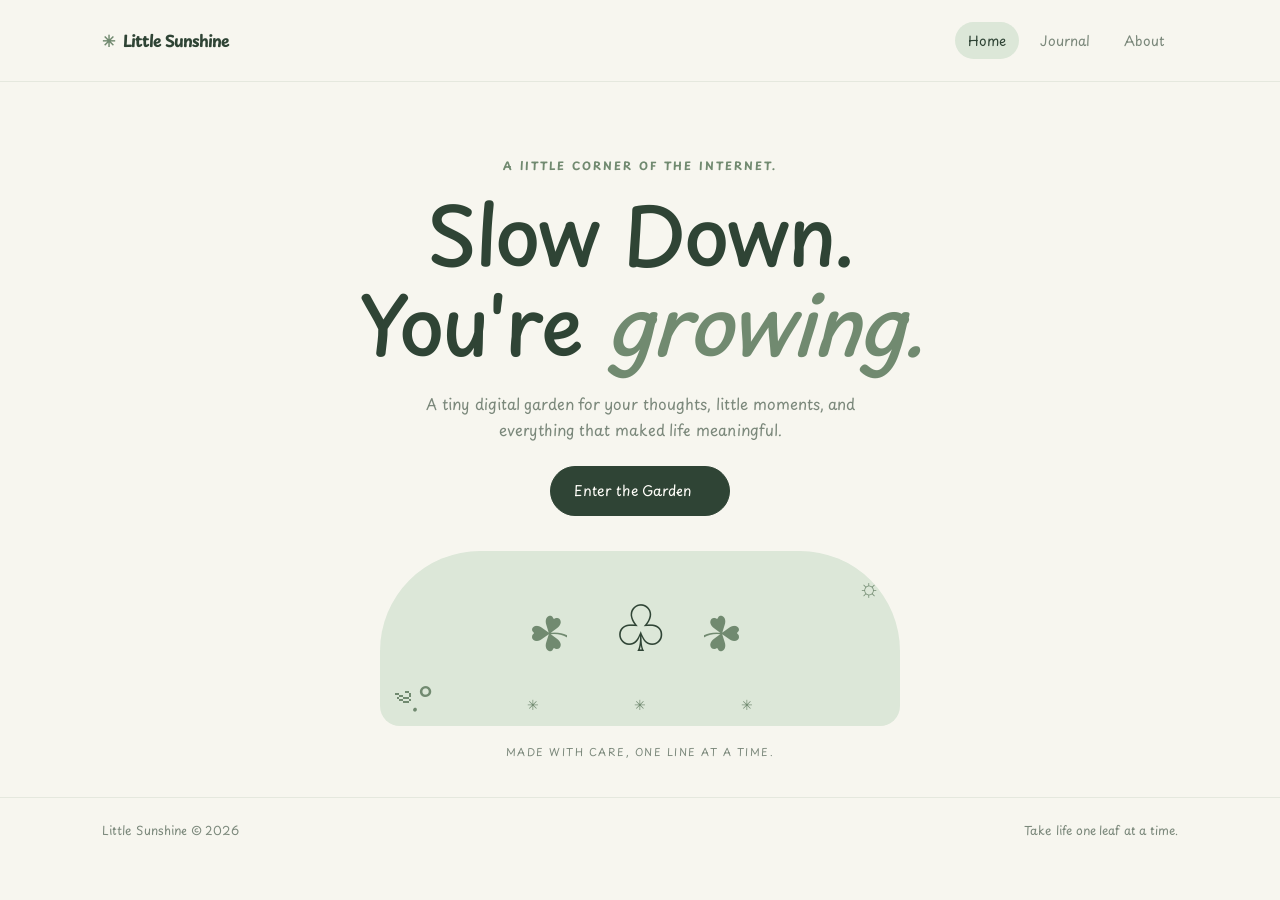
<file: index.html>
<!DOCTYPE html>
<html lang="en">
<head>
    <meta charset="UTF-8">
    <meta name="viewport" content="width=device-width, initial-scale=1.0">
    <title>Me...!!</title>
    <link rel="stylesheet" href="style.css">
    <link rel="preconnect" href="https://fonts.googleapis.com">
    <link rel="preconnect" href="https://fonts.gstatic.com" crossorigin>
    <link href="https://fonts.googleapis.com/css2?family=Playpen+Sans:wght@100..800&display=swap" rel="stylesheet">
</head>

<body>
    <header class="navbar">
        <a href="index.html" class="brand">
            <span class="brand-icon">✳</span> Little Sunshine
        </a>

        <nav>
            <a href="index.html" class="active">Home</a>
            <a href="journal.html">Journal</a>
            <a href="about.html">About</a>
        </nav>
    </header>

    <main class="hero">
        <p class="eyebrow">A lITTLE CORNER OF THE INTERNET.</p>
        <H1>Slow Down. <br> You're <em>growing.</em></H1>
        <p class="intro">
            A tiny digital garden for your thoughts, little moments, 
            and everything that maked life meaningful. 
        </p>

        <a href="journal.html" class="button">
            Enter the Garden <span></span>
        </a>

        <div class="hero-art" aria-label="Decorative botanical illustration">
            <span class="sun">☼</span>
            <span class="wind">༄.°</span>
            <div class="plants-row">
                <span class="leaf" id="leaf-one">☘︎</span>
                <span class="plant">♧</span>
                <span class="leaf" id="leaf-two">☘︎</span>
            </div>
            <div class="ground">✳ &nbsp; ✳ &nbsp; ✳</div>
        </div>

        <p class="small-note">MADE WITH CARE, ONE LINE AT A TIME.</p>
    </main>
    
    <footer>
        <span>Little Sunshine © 2026</span>
        <span>Take life one leaf at a time.</span>
    </footer>

</body>
</html>
</file>
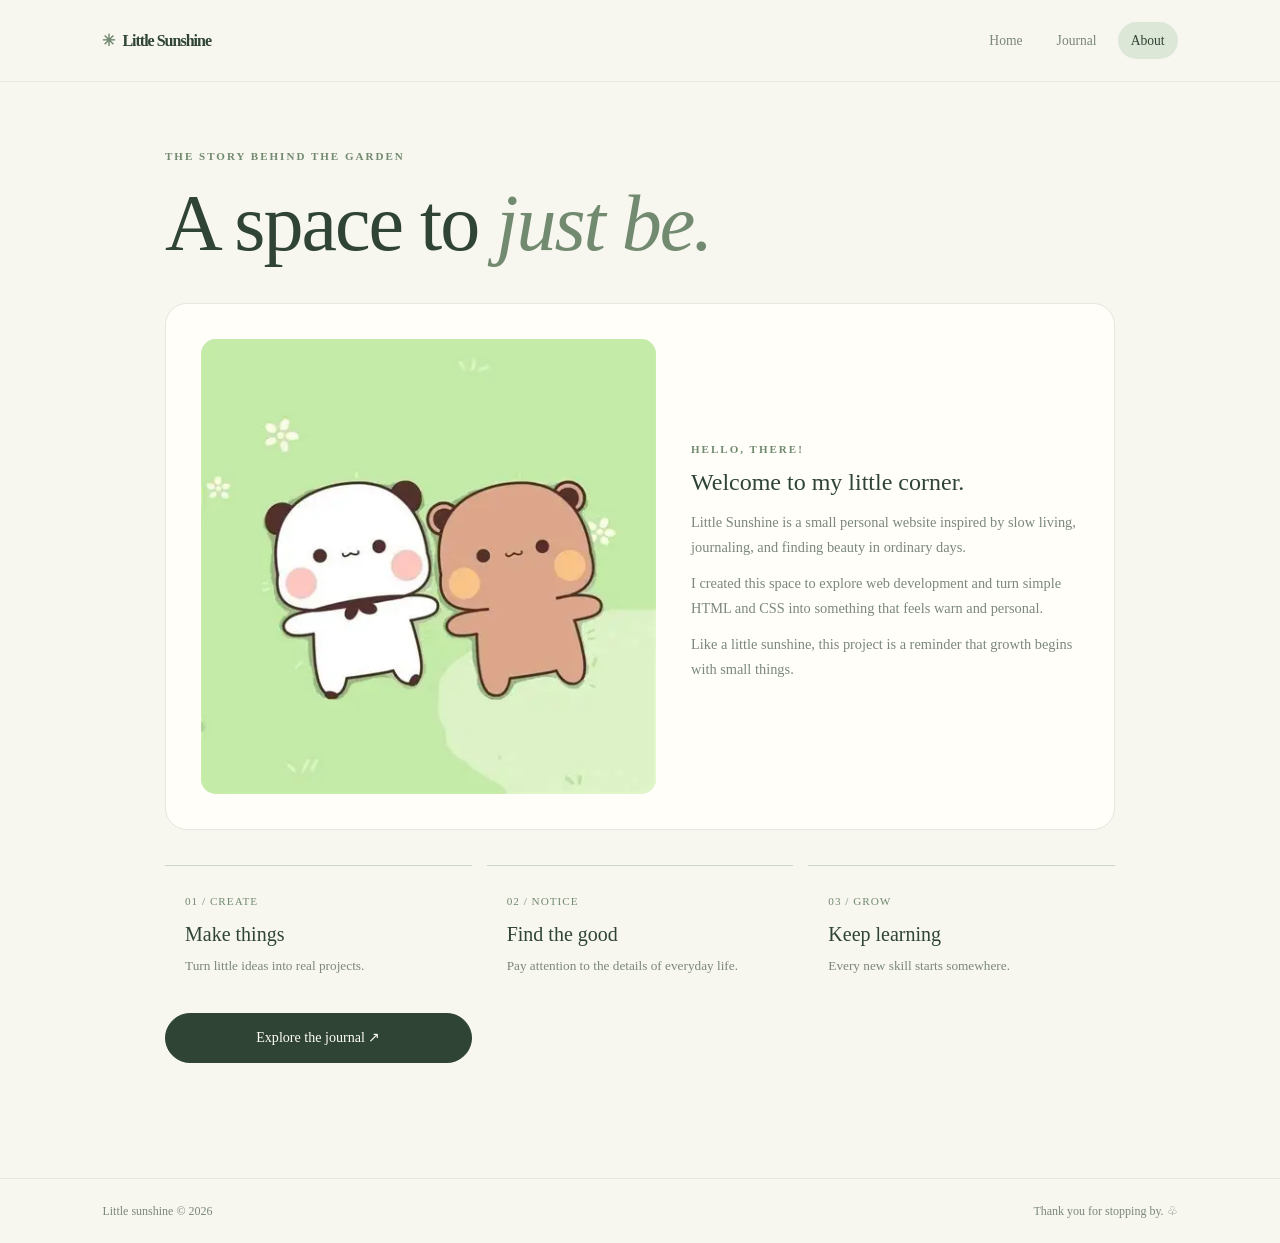
<file: about.html>
<!DOCTYPE html>
<html lang="en">
<head>
    <meta charset="UTF-8">
    <meta name="viewport" content="width=device-width, initial-scale=1.0">
    <title>Little Sunshine | About</title>
    <link rel="stylesheet" href="style.css">
</head>
<body>
    <header class="navbar">
        <a href="index.html" class="brand">
            <span class="brand-icon">✳</span> Little Sunshine
        </a>

        <nav>
            <a href="index.html">Home</a>
            <a href="journal.html">Journal</a>
            <a href="about.html" class="active">About</a>
        </nav>
    </header>

    <main class="page" id="about-page">
        <p class="eyebrow">THE STORY BEHIND THE GARDEN</p>
        <h1>A space to <em>just be.</em></h1>

        <section class="about-card">
            <div class="about-art" aria-hidden="true">
                <img src="assets/image.png" alt="about me">
            </div>

            <div>
                <p class="eyebrow">HELLO, THERE!</p>
                <h2>Welcome to my little corner.</h2>
                <p>
                    Little Sunshine is a small personal website inspired by
                    slow living, journaling, and finding beauty in ordinary days.
                </p>
                <p>
                    I created this space to explore web development and turn 
                    simple HTML and CSS into something that feels warn and personal.
                </p>
                <p>
                    Like a little sunshine, this project is a reminder that
                    growth begins with small things.
                </p>
            </div>
        </section>

        <section class="values">
            <article>
                <span>01 / CREATE</span>
                <h2>Make things</h2>
                <p>Turn little ideas into real projects.</p>
            </article>
            <article>
                <span>02 / NOTICE</span>
                <h2>Find the good</h2>
                <p>Pay attention to the details of everyday life.</p>
            </article>
            <article>
                <span>03 / GROW</span>
                <h2>Keep learning</h2>
                <p>Every new skill starts somewhere.</p>
            </article>

            <a href="journal.html" class="button">Explore the journal ↗</a>
        </section>
    </main>

    <footer>
        <span>Little sunshine © 2026</span>
        <span>Thank you for stopping by. ♧</span>
    </footer>
</body>
</html>
</file>
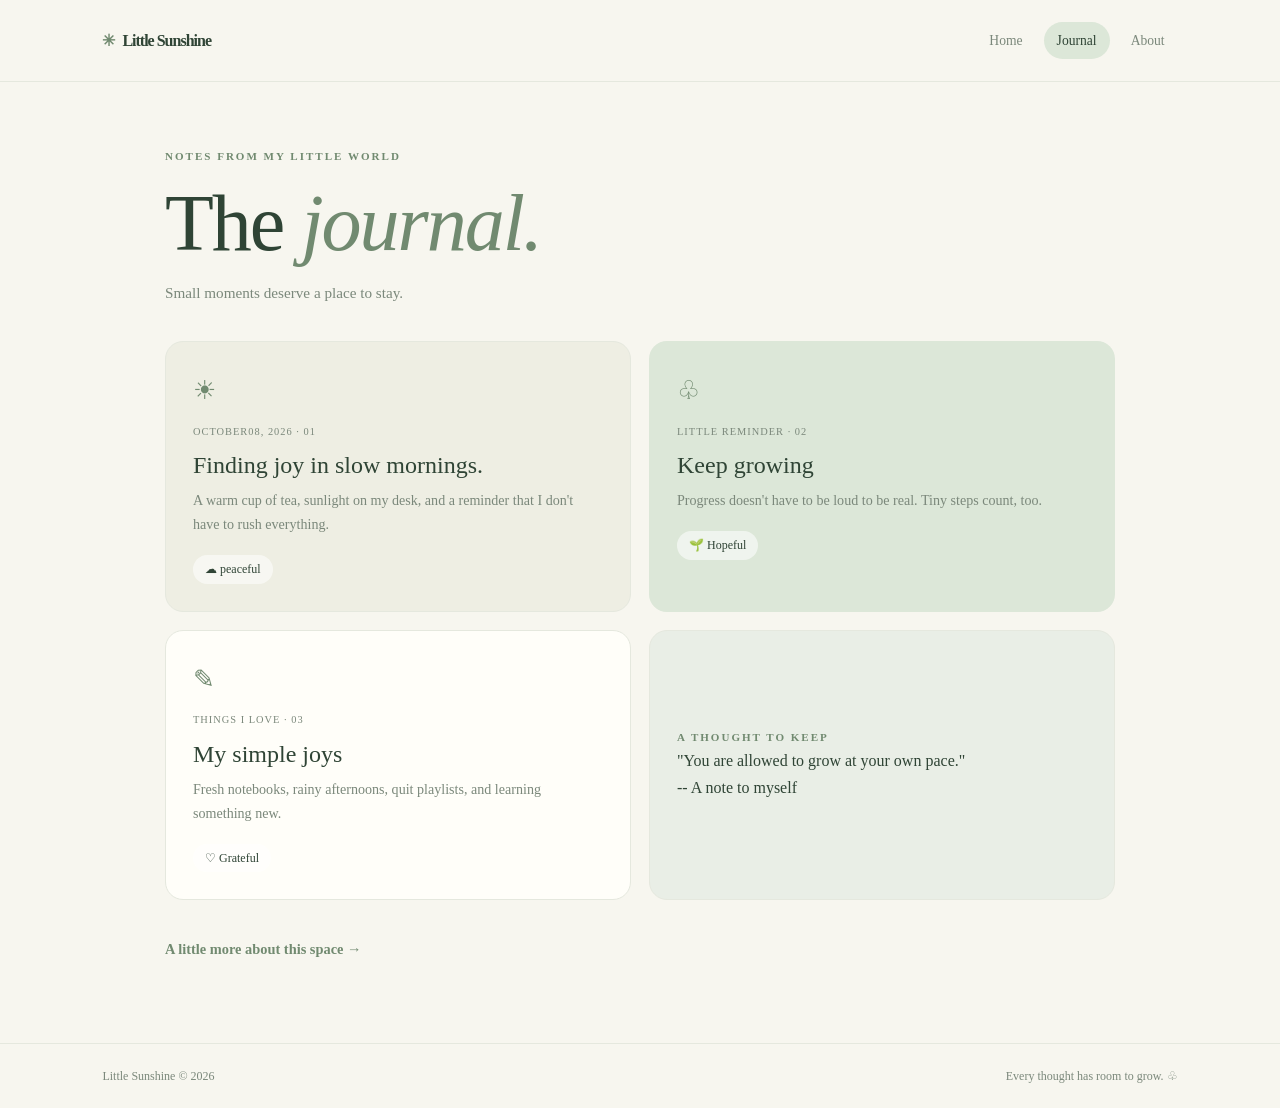
<file: journal.html>
<!DOCTYPE html>
<html lang="en">
<head>
    <meta charset="UTF-8">
    <meta name="viewport" content="width=device-width, initial-scale=1.0">
    <title>Little Sunshine | Journal</title>
    <link rel="stylesheet" href="style.css">
</head>
<body>
    <header class="navbar">
        <a href="index.html" class="brand">
            <span class="brand-icon">✳</span> Little Sunshine
        </a>
        <nav>
            <a href="index.html">Home</a>
            <a href="journal.html" class="active">Journal</a>
            <a href="about.html">About</a>
        </nav>
    </header>

    <main class="page">
        <p class="eyebrow">NOTES FROM MY LITTLE WORLD</p>
        <h1>The <em>journal.</em></h1>
        <p class="intro">Small moments deserve a place to stay.</p>

        <section class="journal-grid">
            <article class="journal-card" id="featured">
                <span class="card-symbol">☀</span>
                <p class="card-date">OCTOBER08, 2026 · 01</p>
                <H2>Finding joy in slow mornings.</H2>
                <p>
                    A warm cup of tea, sunlight on my desk,
                    and a reminder that I don't have to rush everything.
                </p>
                <span class="mood">☁ peaceful</span>
            </article>

            <article class="journal-card" id="green-card">
                <span class="card-symbol">♧</span>
                <p class="card-date">LITTLE REMINDER · 02</p>
                <H2>Keep growing</H2>
                <p>
                    Progress doesn't have to be loud to be real.
                    Tiny steps count, too.
                </p>
                <span class="mood">🌱 Hopeful</span>
            </article>

            <article class="journal-card">
                <span class="card-symbol">✎</span>
                <p class="card-date">THINGS I LOVE · 03</p>
                <h2>My simple joys</h2>
                <p>
                    Fresh notebooks, rainy afternoons, quit playlists, 
                    and learning something new.
                </p>
                <span class="mood">♡ Grateful</span>
            </article>

            <article class="journal-card" id="quote-card">
                <p class="eyebrow">A THOUGHT TO KEEP</p>
                <blockquote>
                    "You are allowed to grow at your own pace."
                </blockquote>
                <span>-- A note to myself</span>
            </article>
        </section>

        <a href="about.html" class="text-link"> A little more about this space →</a>
    </main>

    <footer>
        <span>Little Sunshine © 2026</span>
        <span>Every thought has room to grow. ♧</span>
    </footer>
</body>
</html>
</file>
<file: style.css>
/* Theme
PLaypen Sans
  cream: #f7f6ef;
  sage: #dce7d8;
  green: #718a70;
  dark: #2f4435;
  muted: #7b887b;
  white: #fffef9;
  line: #e5e8de; */

*{
    font-family: "Playpen Sans", cursive;
    box-sizing: border-box;
    margin: 0;
    padding: 0;
}

body {
    background-color: #f7f6ef;
    color: #2f4435;
    line-height: 1.7;
}

a{
    color: inherit;
    text-decoration: none;
}

.navbar{
    display: flex;
    align-items: center;
    justify-content: space-between;
    gap: 20px;
    padding: 22px 8%;
    border-bottom: 1px solid #e5e8de;
}

.brand{
    font-size: 1.2 rem;
    font-weight: 700;
    letter-spacing: -1px;
}

.brand-icon {
    color: #718a70;
    margin-right: 5px;
}

nav {
    display: flex;
    flex-wrap: wrap;
    gap: 8px;
}

nav a {
    padding: 7px 13px;
    border-radius: 25px;
    font-size: 0.85rem;
    color: #7b887b;
    transition: background 0.2s, color 0.2s;
}

nav a:hover,
nav a.active {
    background-color: #dce7d8;
    color: #2f4435;
}

.hero {
    min-height: 78vh;
    padding: 75px 20px 35px;
    display: flex;
    align-items: center;
    flex-direction: column;
    text-align: center;
}

.eyebrow {
    color: #718a70;
    font-size: 0.69rem;
    font-weight: 700;
    letter-spacing: 2px;
}

h1{
    margin: 12px 0;
    font-family: "Playpen Sans", cursive;
    font-size: clamp(2.8rem, 7vw, 5rem);
    font-weight: 500;
    line-height: 1.13;
    letter-spacing: -2px;
}

h1 em {
    color: #718a70;
    font-weight: 500;
}

.intro {
    max-width: 440px;
    margin: 10px auto 24px;
    color: #7b887b;
    font-size: 0.95rem;
}

.button {
    display: inline-flex;
    align-items: center;
    justify-content: center;
    gap: 15px;
    padding: 12px 23px;
    border: 1px solid #2f4435;
    border-radius: 30px;
    background: #2f4435;
    color: #fffef9;
    font-size: 0.88rem;
    transition: background 0.2s, transform 0.2s;
}

.button:hover {
    background: #718a70;
    transform: translateY(-2px);
}

.hero-art {
    position: relative;
    width: min(100%, 520px);
    height: 175px;
    margin-top: 35px;
    overflow: hidden;
    border-radius: 100px 100px 20px 20px;
    background: #dce7d8;  
    display: flex;
    flex-direction: column;
    align-items: center;
    justify-content: space-between;
    padding: 20px 0 10px 0;
}

.sun {
    position: absolute;
    top: 15px;
    right: 20px;
    color: #718a70;
    font-size: 1.5rem;
}

.wind {
    position: absolute;
    font-size: 2rem;
    color: #718a70;
    top: 120px;
    right: 90%;
}

.plant-row{
    display: flex;
    align-items: center;
    justify-content: center;
    gap: 20px;
    margin-top: 10px;
}
.plant {
    color: #2f4435;
    font-size: 4rem;
}

.leaf {
    position: absolute;
    color: #718a70;
    font-size: 3rem;
    display: inline-block;
}

#leaf-one { 
    top: 42px;
    left: 28%;
    transform: scaleX(1) rotate(-90deg);
}

#leaf-two {
    top: 42px;
    left: 62%;
    transform: scaleX(-1) rotate(-90deg);
}

.ground {
    width: 100%;
    color: #718a70;
    font-size: 0.9rem;
    text-align: center;
    letter-spacing: 20px;
    margin-left: 20px;
}

.small-note {
    margin-top: 18px;
    color: #7b887b;
    font-size: 0.65rem;
    letter-spacing: 1.5px;
}

.page {
    width: min(100% - 40px, 950px);
    margin: auto;
    padding: 65px 0 80px;
}

.page > .intro {
    margin-left: 0;
}

.journal-grid {
    display: grid;
    grid-template-columns: repeat(2, minmax(0, 1fr));
    gap: 18px;
    margin: 35px 0;
}

.journal-card {
    min-height: 235px;
    padding: 27px;
    border: 1px solid #e5e8de;
    border-radius: 18px;
    background: #fffef9;
    transition: transform 0.2s, box-shadow 0.2s;
}

.journal-card:hover {
    transform: translateY(-4px);
    box-shadow: 0 10px 25px #2f443510;
}

#featured {
    background: #eeeee3;
}

#green-card {
    background: #dce7d8;
    border-color: transparent;
}

.card-symbol {
    color: #718a70;
    font-size: 1.6rem;
}

.card-date {
    margin: 10px 0;
    color: #7b887b;
    font-size: 0.65rem;
    letter-spacing: 1px;
}

.journal-card h2,
.about-card h2, 
.values h2 {
    margin: 8px 0;
    font-family: "Playpen Sans", cursive;
    font-size: 1.5rem;
    font-weight: 500;
    line-height: 1.3;
}

.journal-card > p:not(.card-date, .eyebrow) {
    color: #7b887b;
    font-size: 0.88rem;
}

.mood {
    display: inline-block;
    margin-top: 18px;
    padding: 4px 12px;
    border-radius: 20px;
    background: #ffffff90;
    font-size: 0.75rem;
}

#quote-card {
    display: flex;
    flex-direction: column;
    justify-content: center;
    background: #e9eee6;
}

.quote-card > span {
    color: #7b887b;
    font-size: 0.8rem;
}

.text-link {
    color: #718a70;
    font-size: 0.9rem;
    font-weight: 600;
}

.text-link:hover {
    text-decoration: underline;
}

.about-card {
    display: grid;
    grid-template-columns: 0.8fr 1.2fr;
    align-items: center;
    gap: 35px;
    margin: 35px 0;
    padding: 35px;
    border: 1px solid #e5e8de;
    border-radius: 22px;
    background: #fffef9;
}

.about-card p:not(.eyebrow) {
    margin: 12px 0;
    color: #7b887b;
    font-size: 0.9rem;
}

.about-art {
    display: flex;
    min-height: 260px;
    align-items: center;
    justify-content: center;
    border-radius: 15px;
    background: #dce7d8;
}

.about-art img {
    border-radius: 15px;
    width: 455px;
    height: auto;
}

.values {
    display: grid;
    grid-template-columns: repeat(3, minmax(0, 1fr));
    gap: 15px;
    margin: 35px 0;
}

.values article{
    padding: 20px;
    border-top: 1px solid #cbd6c8;
}

.values article > span {
    color: #718a70;
    font-size: 0.7rem;
    letter-spacing: 1px;
}

.values h2 {
    font-size: 1.25rem;
}

.values p {
    color: #7b887b;
    font-size: 0.83rem;
}

footer {
    display: flex;
    justify-content: space-between;
    gap: 15px;
    padding: 22px 8%;
    border-top: 1px solid #e5e8de;
    color: #7b887b;
    font-size: 0.75rem;
}

@media (max-width: 600px) {
.navbar {
    padding: 18px 5%;
    align-items: flex-start;
    flex-direction: column;
    gap: 12px;
}

nav {
    gap: 2px;
}

nav a {
    padding: 7px 10px;
}

.hero {
    min-height: auto;
    padding-top: 65px;
}

.page {
    padding-top: 45px;
}

.journal-grid,
.about-card,
.values {
    grid-template-columns: 1fr;
}

.about-card {
    padding: 22px;
}

.about-art {
    min-height: 180px;
}

footer {
    padding: 20px 5%;
    flex-direction: column;
    gap: 4px;
}
}
</file>
